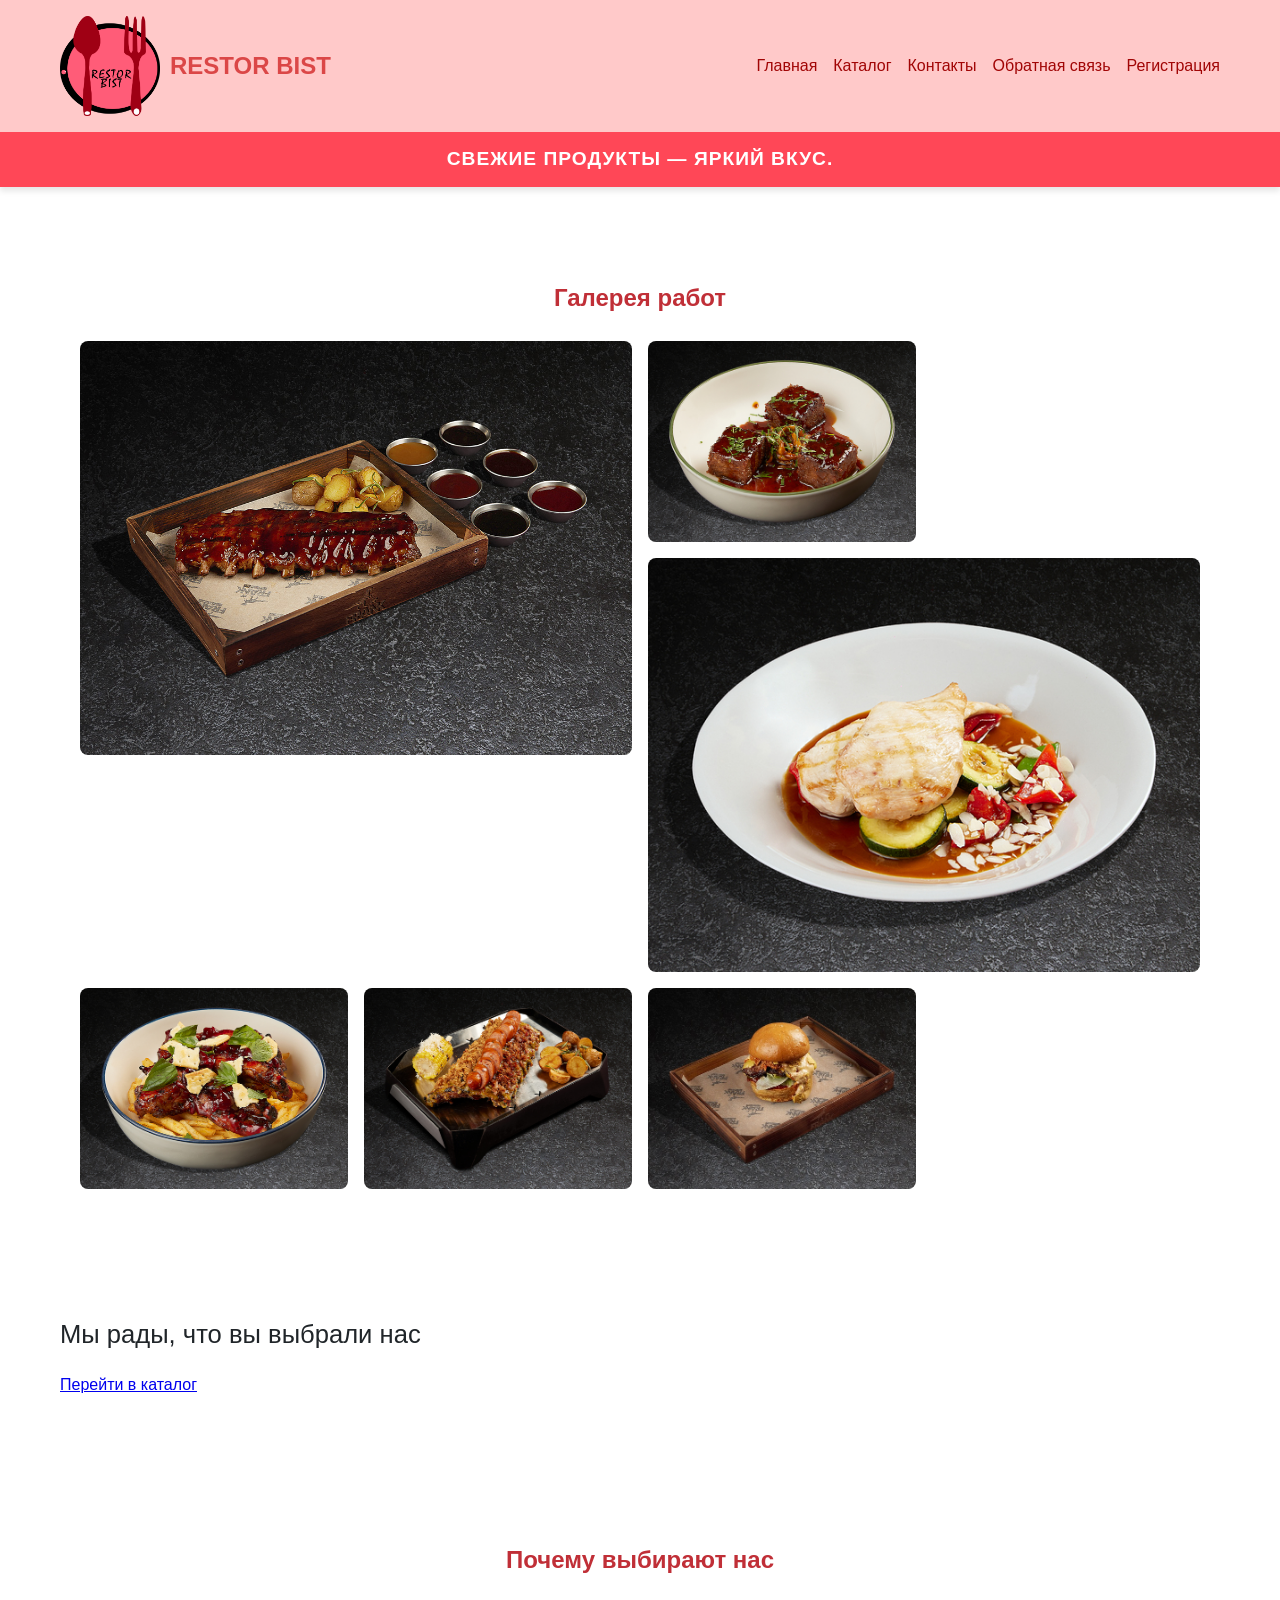
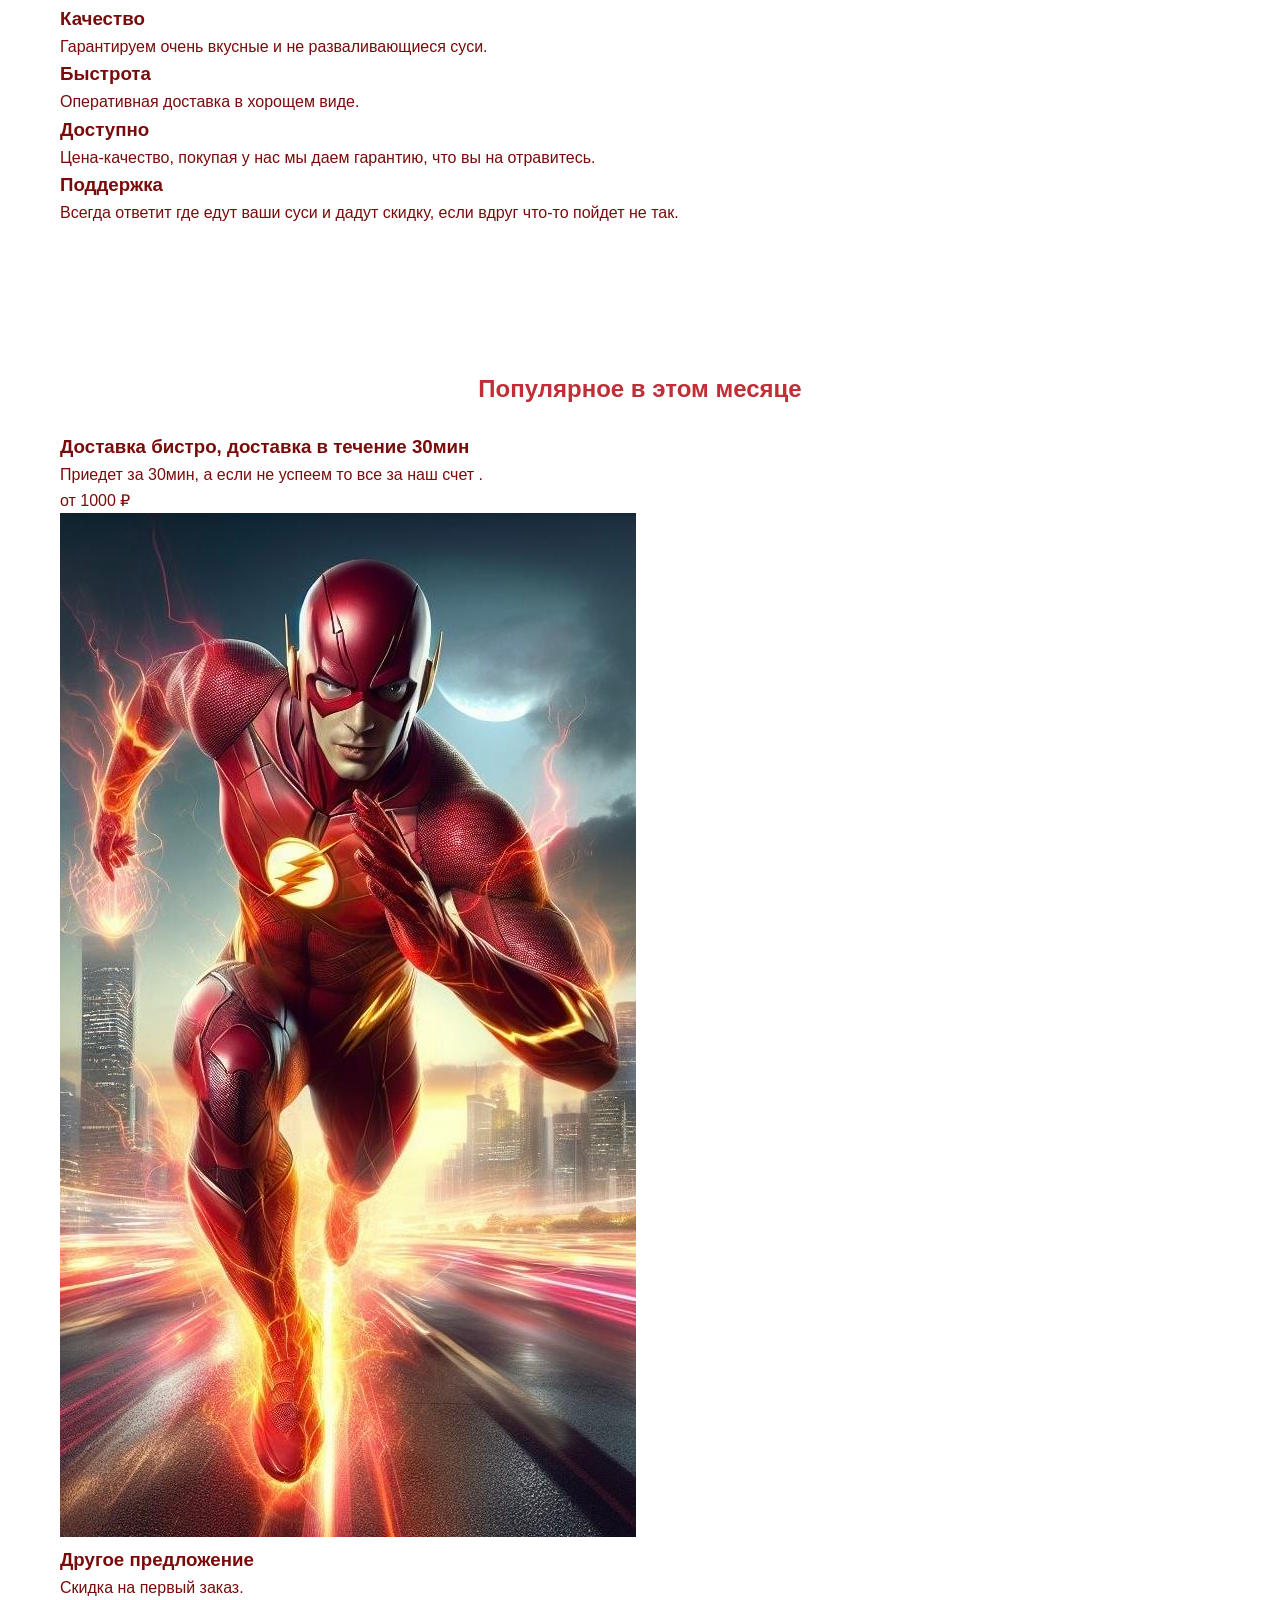
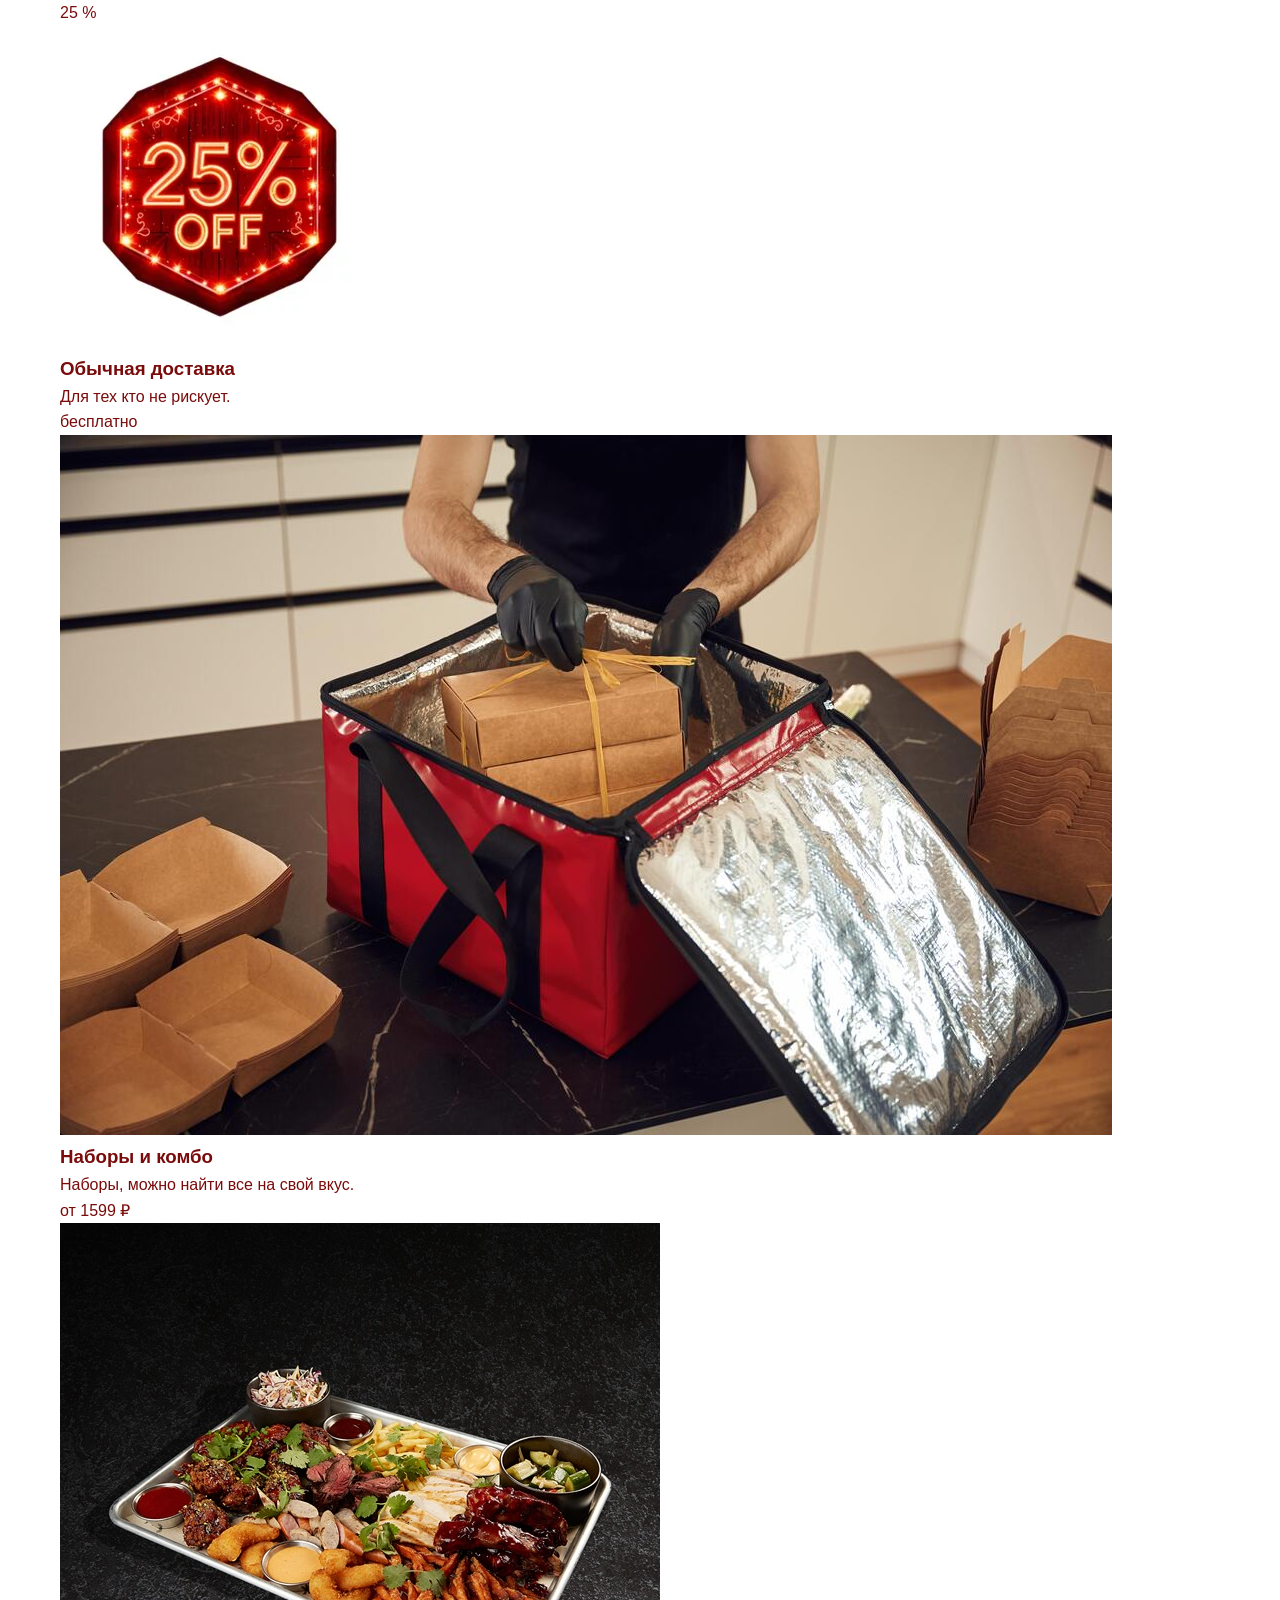
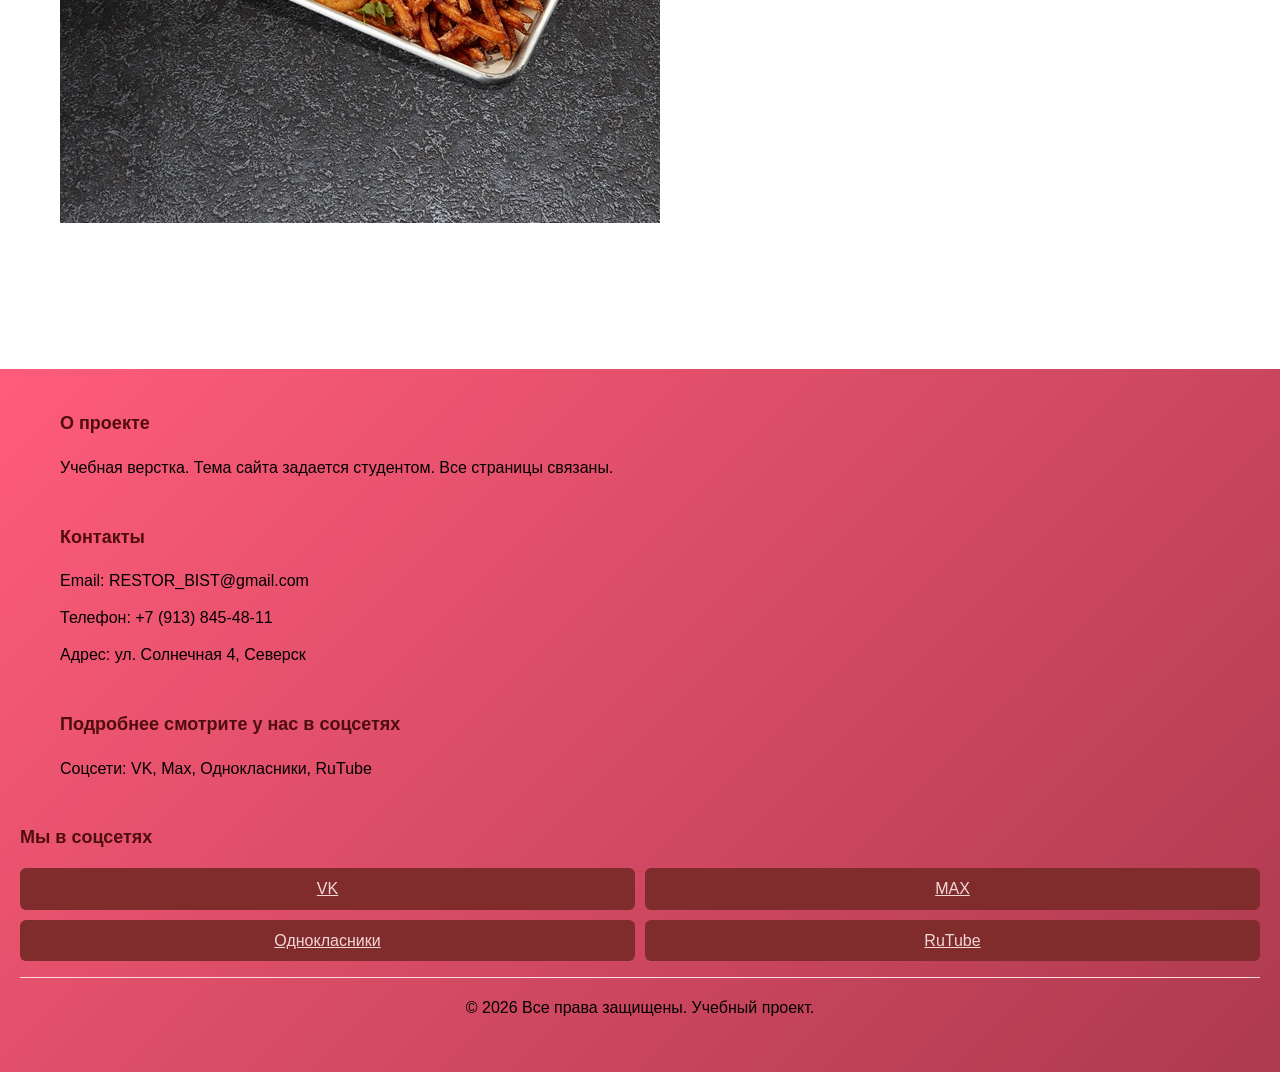
<file: index.html>
<!DOCTYPE html>
<html lang="ru">
<head>
    <meta charset="UTF-8">
    <meta name="viewport" content="width=device-width, initial-scale=1.0, viewport-fit=cover">
    <title>Главная страница</title>
    <link rel="stylesheet" href="css/style.css">
</head>
<body>
    <header>
        <div>
            <div class="logo"><img src="img/логотип цветной.png" 
                height="100px" width="100px" alt="Логотип">RESTOR BIST</div>
            <nav>
                <ul>
                    <li><a href="index.html">Главная</a></li>
                    <li><a href="catalog.html">Каталог</a></li>
                    <li><a href="contacts.html">Контакты</a></li>
                    <li><a href="feedback.html">Обратная связь</a></li>
                    <li><a href="registr.html">Регистрация</a></li>
                </ul>
            </nav>
        </div>
    </header>
    <p class="fresh-products-tag">Свежие продукты — яркий вкус.</p>
    <maln>
         <section class="gallery">
            <div class="container">
                <h2 class="section-title">Галерея работ</h2>
                <div class="gallery-grid">
                    <div class="gallery-item gallery-item-1"><img src="img/СВИНЫЕ РЁБРА БИГ.jpg"></div>
                    <div class="gallery-item gallery-item-2"><img src="img/КУБИКИ ИЗ ТОМЛЁНОЙ ГОВЯДИНЫ С СЫРОМ И ВЕШЕНКАМИ.jpg"></div>
                    <div class="gallery-item gallery-item-3"><img src="img/КУРИНАЯ ГРУДКА С ОВОЩАМИ.jpg"></div>
                    <div class="gallery-item gallery-item-4"><img src="img/Ребра с картошкой фри.jpg"></div>
                    <div class="gallery-item gallery-item-5"><img src="img/ребра в хот доге.jpg"></div>
                    <div class="gallery-item gallery-item-6"><img src="img/ЧИЛИЧИЗ СМЭШБУРГЕР С МРАМОРНОЙ ГОВЯДИНОЙ.jpg"></div>
                </div>
            </div>
        </section>
        
        <section>
            <div>
              <p class="welcome-message">Мы рады, что вы выбрали нас</p>
              <a href="catalog.html">Перейти в каталог</a>
            </div>
          </section>          

        <section>
            <div>
                <h2>Почему выбирают нас</h2>
                <div>
                    <div>
                        <div></div>
                        <h3>Качество</h3>
                        <p>Гарантируем очень вкусные и не разваливающиеся суси.</p>
                    </div>
                    <div>
                        <div></div>
                        <h3>Быстрота</h3>
                        <p>Оперативная доставка в хорощем виде.</p>
                    </div>
                    <div>
                        <div></div>
                        <h3>Доступно</h3>
                        <p>Цена-качество, покупая у нас мы даем гарантию, что вы на отравитесь.</p>
                    </div>
                    <div>
                        <div></div>
                        <h3>Поддержка</h3>
                        <p>Всегда ответит где едут ваши суси и дадут скидку, если вдруг что-то пойдет не так.</p>
                    </div>
                </div>
            </div>
        </section>

        <section>
            <div>
                <h2>Популярное в этом месяце</h2>
                <div>
                    <div>
                       
                        <div>
                            <h3>Доставка бистро, доставка в течение 30мин</h3>
                            <p>Приедет за 30мин, а если не успеем то все за наш счет .</p>
                            <div>от 1000 ₽</div> 
                            <div><img src="img/fleh.jpg" ></div>
                        </div>
                    </div>
                    <div>
                        
                        <div>
                            <h3>Другое предложение</h3>
                            <p>Скидка на первый заказ.</p>
                            <div>25 %</div>
                            <div><img src="img/25%.webp" ></div>
                        </div>
                    </div>
                    <div>
                        
                        <div>
                            <h3>Обычная доставка</h3>
                            <p>Для тех кто не рискует.</p>
                            <div>бесплатно</div>
                            <div><img src="img/доставка.jfif" ></div>
                        </div>
                    </div>
                    <div>
                        
                        <div>
                            <h3>Наборы и комбо</h3>
                            <p>Наборы, можно найти все на свой вкус.</p>
                            <div>от 1599 ₽</div>
                            <div><img src="img/БАРБЕКЮ СЕТ НА КОМПАНИЮ.JPG" ></div>
                        </div>
                    </div>
                </div>
            </div>
        </section>
    </maln>

    <footer>
        <div>
            <div>
                <h4>О проекте</h4>
                <p>Учебная верстка. Тема сайта задается студентом. Все страницы связаны.</p>
            </div>
            <div>
                <h4>Контакты</h4>
                <p>Email: RESTOR_BIST@gmail.com</p>
                <p>Телефон: +7 (913) 845-48-11</p>
                <p>Адрес: ул. Солнечная 4, Северск</p>
            </div>
            <div>
                <h4>Подробнее смотрите у нас в соцсетях</h4>
                <p>Соцсети: VK, Max, Однокласники, RuTube</p>
            </div>
        </div> 
          <div class="footer-social">
            <h4>Мы в соцсетях</h4>
            <div class="social-grid">
                <a href="#">VK</a>
                <a href="#">MAX</a>
                <a href="#">Однокласники</a>
                <a href="#">RuTube</a>
            </div>
        </div>
        <div>
            <p>&copy; 2026 Все права защищены. Учебный проект.</p>
        </div>
     
        
    </footer>
</body>
</html>
</file>
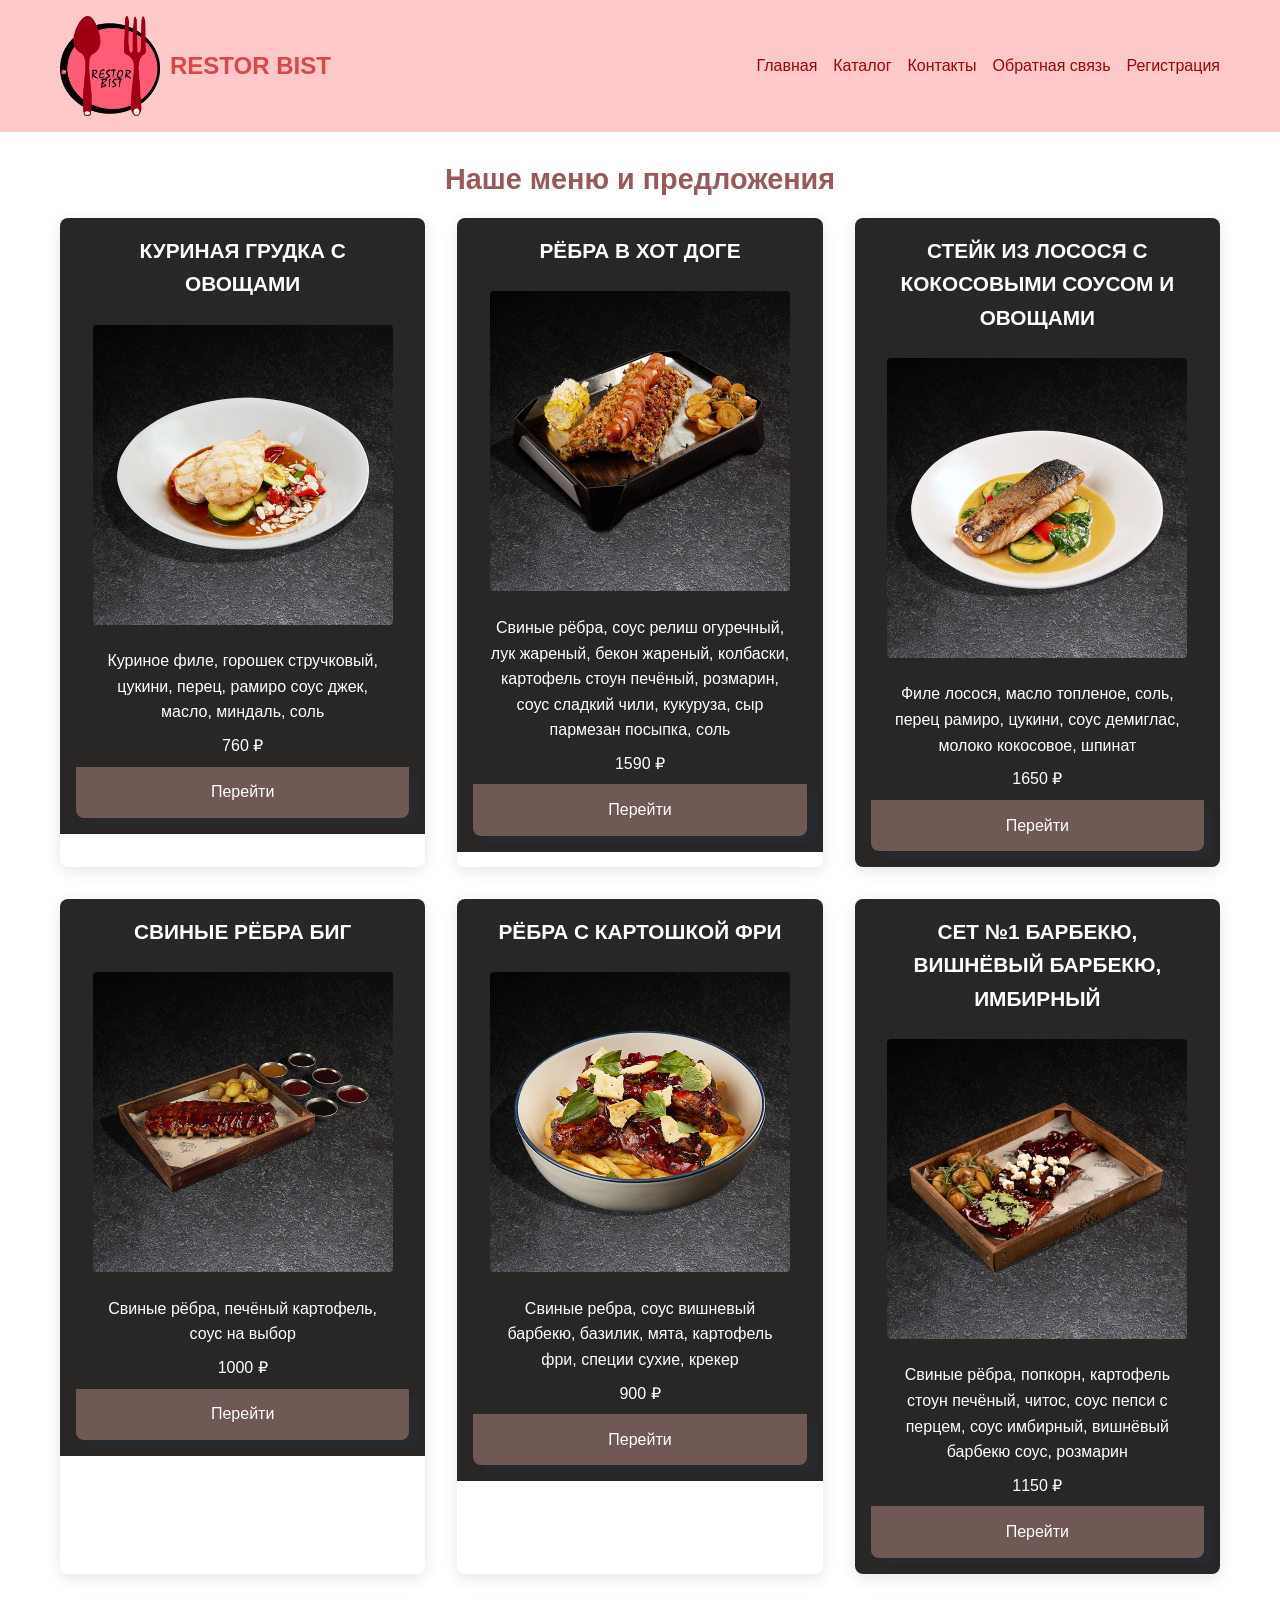
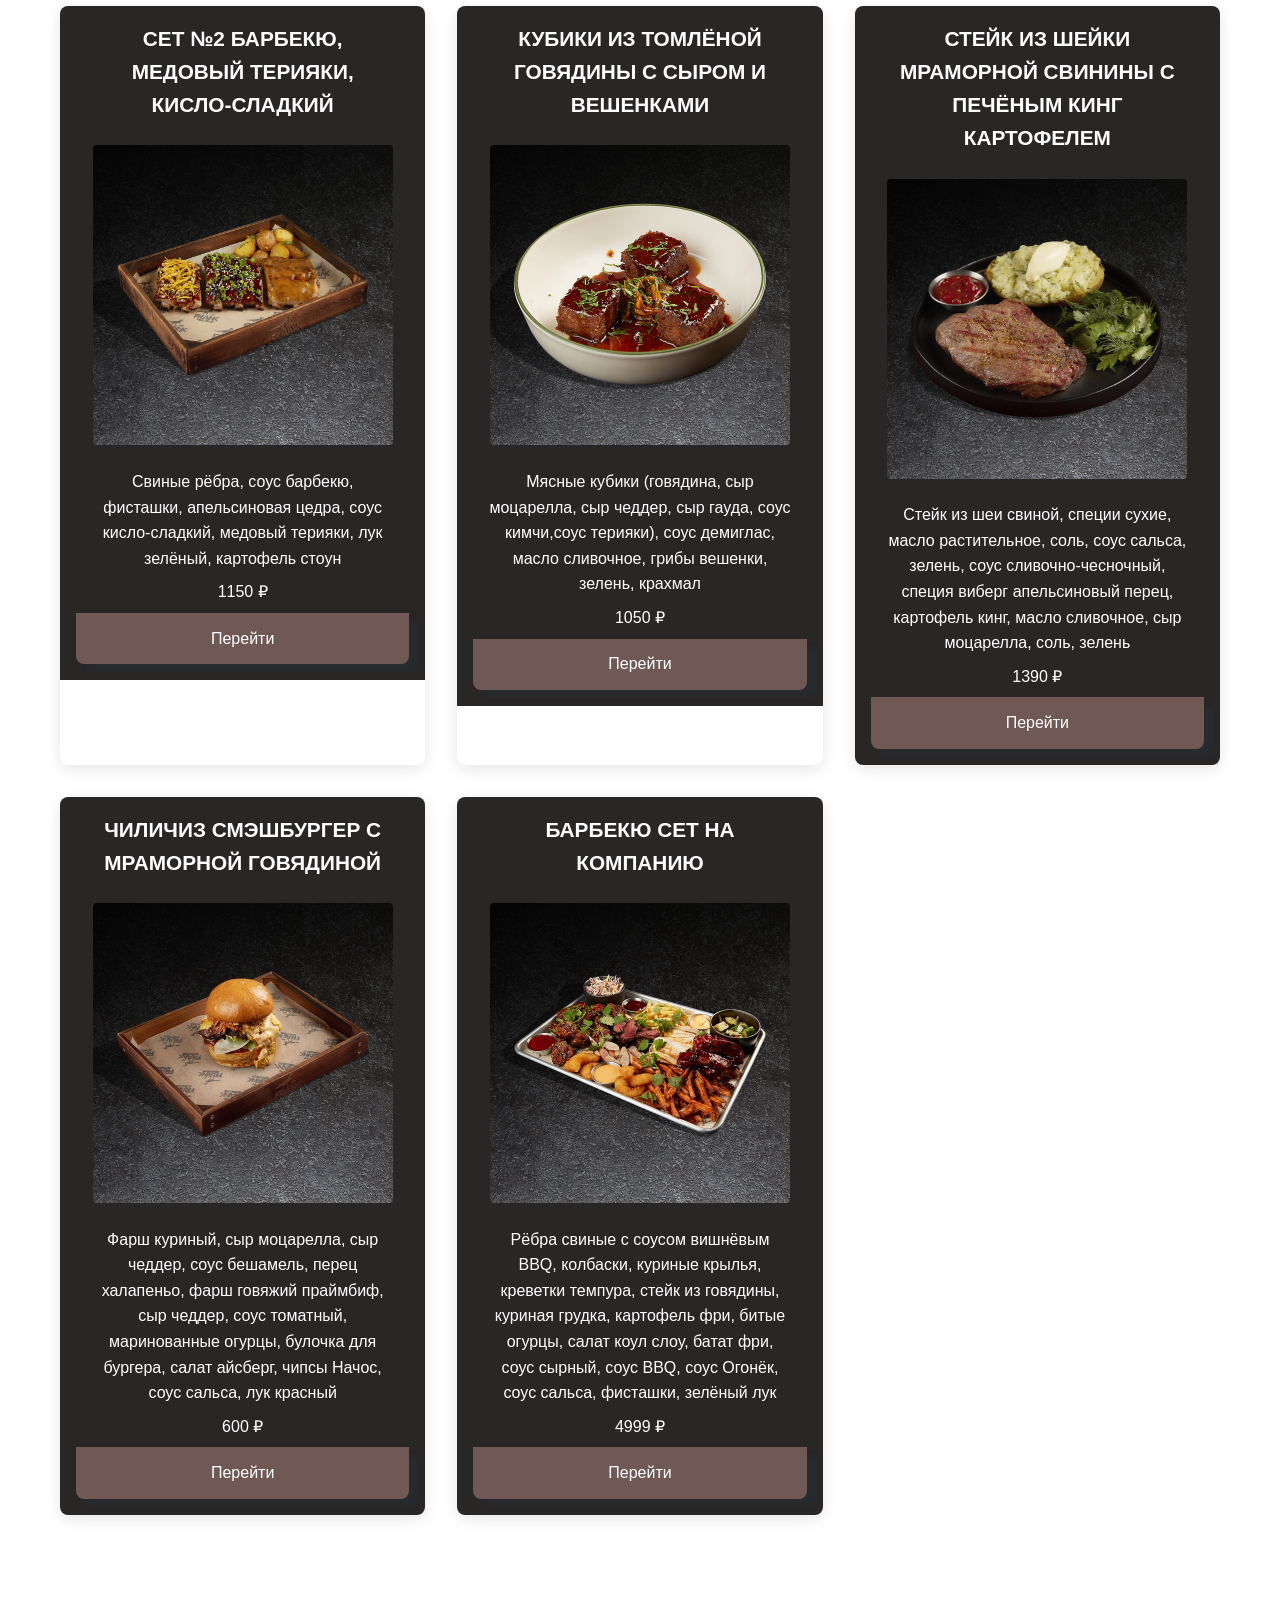
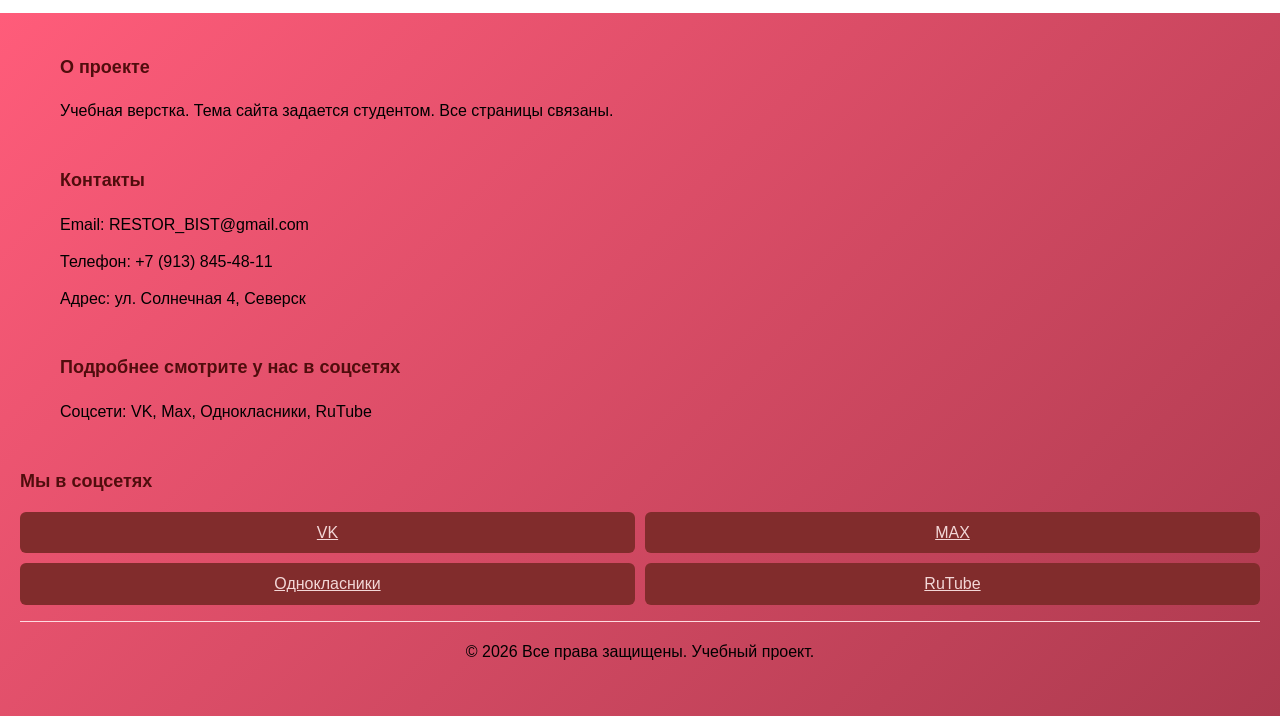
<file: catalog.html>
<!DOCTYPE html>
<html lang="ru">
<head>
    <meta charset="UTF-8">
    <meta name="viewport" content="width=device-width, initial-scale=1.0, viewport-fit=cover">
    <title>Главная страница</title>
    <link rel="stylesheet" href="css/style.css">
</head>
<body>
    <header>
        <div>
            <div class="logo"><img src="img/логотип цветной.png" 
                height="100px" width="100px" alt="Логотип">RESTOR BIST</div>
            <nav>
                <ul>
                    <li><a href="index.html">Главная</a></li>
                    <li><a href="catalog.html">Каталог</a></li>
                    <li><a href="contacts.html">Контакты</a></li>
                    <li><a href="feedback.html">Обратная связь</a></li>
                    <li><a href="registr.html">Регистрация</a></li>
                </ul>
            </nav>
        </div>
    </header>
    <h1>Наше меню и предложения</h1>
    <main>


                <div class="div2"><div class="pink-text"><p class='caps3'> КУРИНАЯ ГРУДКА С ОВОЩАМИ</p> 
        <div class="div3"><img src="img/КУРИНАЯ ГРУДКА С ОВОЩАМИ.jpg" ></div>
        <p> Куриное филе, горошек стручковый, цукини, перец, рамиро соус джек, масло, миндаль, соль</p>
        <p> 760 ₽</p>
        <a class="btn bs-danger-bg-subtle" style="box-shadow: 10px 8px 5px 0 rgba(34, 60, 80, 0.2);" href="adress.html">Перейти</a></div></div>

                <div class="div2"><div class="pink-text"><p class='caps3'> РЁБРА В ХОТ ДОГЕ</p> 
        <div class="div3"><img src="img/ребра в хот доге.jpg" width="400px" height="300px"></div>
        <p> Свиные рёбра, соус релиш огуречный, лук жареный, бекон жареный, колбаски, картофель стоун печёный, розмарин, соус сладкий чили, кукуруза, сыр пармезан посыпка, соль</p>
        <p> 1590 ₽</p>
        <a class="btn bs-danger-bg-subtle" style="box-shadow: 10px 8px 5px 0 rgba(34, 60, 80, 0.2);" href="adress.html">Перейти</a></div></div>

        <div class="div2"><div class="pink-text"><p class='caps3'> СТЕЙК ИЗ ЛОСОСЯ С КОКОСОВЫМИ СОУСОМ И ОВОЩАМИ</p> 
        <div class="div3"><img src="img/СТЕЙК ИЗ ЛОСОСЯ С КОКОСОВЫМИ СОУСОМ И ОВОЩАМИ.jpg" width="400px" height="300px"></div>
        <p> Филе лосося, масло топленое, соль, перец рамиро, цукини, соус демиглас, молоко кокосовое, шпинат</p>
        <p> 1650 ₽</p>
        <a class="btn bs-danger-bg-subtle" style="box-shadow: 10px 8px 5px 0 rgba(34, 60, 80, 0.2);" href="adress.html">Перейти</a></div></div>

                        <div class="div2"><div class="pink-text"><p class='caps3'> СВИНЫЕ РЁБРА БИГ</p> 
        <div class="div3"><img src="img/СВИНЫЕ РЁБРА БИГ.jpg" width="400px" height="300px"></div>
        <p> Свиные рёбра, печёный картофель, соус на выбор</p>
        <p> 1000 ₽</p>
        <a class="btn bs-danger-bg-subtle" style="box-shadow: 10px 8px 5px 0 rgba(34, 60, 80, 0.2);" href="adress.html">Перейти</a></div></div>
                        <div class="div2"><div class="pink-text"><p class='caps3'> РЁБРА С КАРТОШКОЙ ФРИ</p> 
        <div class="div3"><img src="img/Ребра с картошкой фри.jpg" width="400px" height="300px"></div>
        <p> Свиные ребра, соус вишневый барбекю, базилик, мята, картофель фри, специи сухие, крекер</p>
        <p> 900 ₽</p>
        <a class="btn bs-danger-bg-subtle" style="box-shadow: 10px 8px 5px 0 rgba(34, 60, 80, 0.2);" href="adress.html">Перейти</a></div></div>


                        <div class="div2"><div class="pink-text"><p class='caps3'> СЕТ №1 БАРБЕКЮ, ВИШНЁВЫЙ БАРБЕКЮ, ИМБИРНЫЙ</p> 
        <div class="div3"><img src="img/СЕТ №2 БАРБЕКЮ, ВИШНЁВЫЙ БАРБЕКЮ, ИМБИРНЫЙ.jpg" width="400px" height="300px"></div>
        <p> Свиные рёбра, попкорн, картофель стоун печёный, читос, соус пепси с перцем, соус имбирный, вишнёвый барбекю соус, розмарин</p>
        <p> 1150 ₽</p>
        <a class="btn bs-danger-bg-subtle" style="box-shadow: 10px 8px 5px 0 rgba(34, 60, 80, 0.2);" href="adress.html">Перейти</a></div></div>

                        <div class="div2"><div class="pink-text"><p class='caps3'> СЕТ №2 БАРБЕКЮ, МЕДОВЫЙ ТЕРИЯКИ, КИСЛО-СЛАДКИЙ</p> 
        <div class="div3"><img src="img/СЕТ №1 БАРБЕКЮ, МЕДОВЫЙ ТЕРИЯКИ, КИСЛО-СЛАДКИЙ.JPG" width="400px" height="300px"></div>
        <p> Свиные рёбра, соус барбекю, фисташки, апельсиновая цедра, соус кисло-сладкий, медовый терияки, лук зелёный, картофель стоун</p>
        <p> 1150 ₽</p>
        <a class="btn bs-danger-bg-subtle" style="box-shadow: 10px 8px 5px 0 rgba(34, 60, 80, 0.2);" href="adress.html">Перейти</a></div></div>
 
        <div class="div2"><div class="pink-text"><p class='caps3'> КУБИКИ ИЗ ТОМЛЁНОЙ ГОВЯДИНЫ С СЫРОМ И ВЕШЕНКАМИ</p> 
        <div class="div3"><img src="img/КУБИКИ ИЗ ТОМЛЁНОЙ ГОВЯДИНЫ С СЫРОМ И ВЕШЕНКАМИ.jpg" ></div>
        <p> Мясные кубики (говядина, сыр моцарелла, сыр чеддер, сыр гауда, соус кимчи,соус терияки), соус демиглас, масло сливочное, грибы вешенки, зелень, крахмал</p>
        <p> 1050 ₽</p>
        <a class="btn bs-danger-bg-subtle" style="box-shadow: 10px 8px 5px 0 rgba(34, 60, 80, 0.2);" href="adress.html">Перейти</a></div></div>
                        
                        <div class="div2"><div class="pink-text"><p class='caps3'> СТЕЙК ИЗ ШЕЙКИ МРАМОРНОЙ СВИНИНЫ С ПЕЧЁНЫМ КИНГ КАРТОФЕЛЕМ</p> 
        <div class="div3"><img src="img/СТЕЙК ИЗ ШЕЙКИ МРАМОРНОЙ СВИНИНЫ С ПЕЧЁНЫМ КИНГ КАРТОФЕЛЕМ.jpg" width="400px" height="300px"></div>
        <p> Стейк из шеи свиной, специи сухие, масло растительное, соль, соус сальса, зелень, соус сливочно-чесночный, специя виберг апельсиновый перец, картофель кинг, масло сливочное, сыр моцарелла, соль, зелень</p>
        <p> 1390 ₽</p>
        <a class="btn bs-danger-bg-subtle" style="box-shadow: 10px 8px 5px 0 rgba(34, 60, 80, 0.2);" href="adress.html">Перейти</a></div></div>

                        <div class="div2"><div class="pink-text"><p class='caps3'> ЧИЛИЧИЗ СМЭШБУРГЕР С МРАМОРНОЙ ГОВЯДИНОЙ</p> 
        <div class="div3"><img src="img/ЧИЛИЧИЗ СМЭШБУРГЕР С МРАМОРНОЙ ГОВЯДИНОЙ.jpg" width="400px" height="300px"></div>
        <p> Фарш куриный, сыр моцарелла, сыр чеддер, соус бешамель, перец халапеньо, фарш говяжий праймбиф, сыр чеддер, соус томатный, маринованные огурцы, булочка для бургера, салат айсберг, чипсы Начос, соус сальса, лук красный</p>
        <p> 600 ₽</p>
        <a class="btn bs-danger-bg-subtle" style="box-shadow: 10px 8px 5px 0 rgba(34, 60, 80, 0.2);" href="adress.html">Перейти</a></div></div>

                        <div class="div2"><div class="pink-text"><p class='caps3'> БАРБЕКЮ СЕТ НА КОМПАНИЮ</p> 
        <div class="div3"><img src="img/БАРБЕКЮ СЕТ НА КОМПАНИЮ.JPG" width="400px" height="300px"></div>
        <p> Рёбра свиные с соусом вишнёвым BBQ, колбаски, куриные крылья, креветки темпура, стейк из говядины, куриная грудка, картофель фри, битые огурцы, салат коул слоу, батат фри, соус сырный, соус BBQ, соус Огонёк, соус сальса, фисташки, зелёный лук</p>
        <p> 4999 ₽</p>
        <a class="btn bs-danger-bg-subtle" style="box-shadow: 10px 8px 5px 0 rgba(34, 60, 80, 0.2);" href="adress.html">Перейти</a></div></div>
    </main>

    <footer>
        <div>
            <div>
                <h4>О проекте</h4>
                <p>Учебная верстка. Тема сайта задается студентом. Все страницы связаны.</p>
            </div>
            <div>
                <h4>Контакты</h4>
                <p>Email: RESTOR_BIST@gmail.com</p>
                <p>Телефон: +7 (913) 845-48-11</p>
                <p>Адрес: ул. Солнечная 4, Северск</p>
            </div>
            <div>
                <h4>Подробнее смотрите у нас в соцсетях</h4>
                <p>Соцсети: VK, Max, Однокласники, RuTube</p>
            </div>
        </div> 
          <div class="footer-social">
            <h4>Мы в соцсетях</h4>
            <div class="social-grid">
                <a href="#">VK</a>
                <a href="#">MAX</a>
                <a href="#">Однокласники</a>
                <a href="#">RuTube</a>
            </div>
        </div>
        <div>
            <p>&copy; 2026 Все права защищены. Учебный проект.</p>
        </div>
     
        
    </footer>
</body>
</html>
</file>
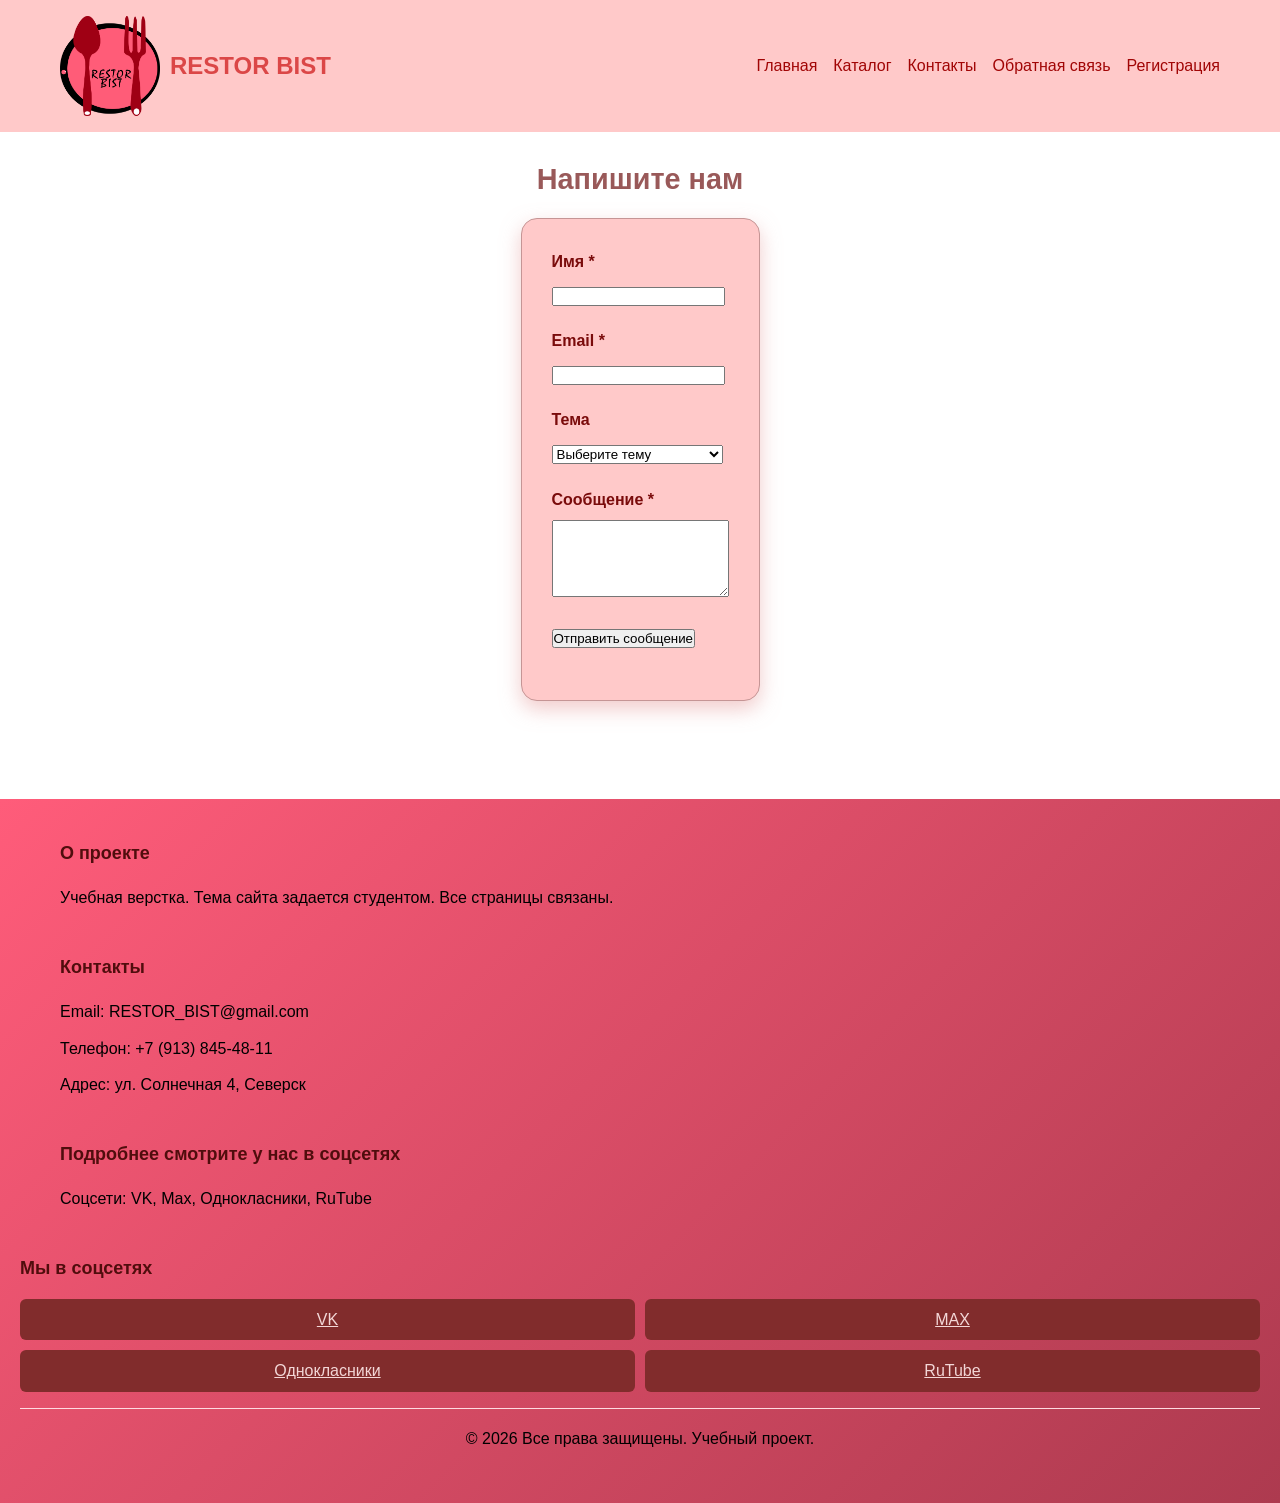
<file: feedback.html>
<!DOCTYPE html>
<html lang="ru">
<head>
    <meta charset="UTF-8">
    <meta name="viewport" content="width=device-width, initial-scale=1.0, viewport-fit=cover">
    <title>Главная страница</title>
    <link rel="stylesheet" href="css/style.css">
</head>
<body>
    <header>
        <div>
            <div class="logo"><img src="img/логотип цветной.png" 
                height="100px" width="100px" alt="Логотип">RESTOR BIST</div>
            <nav>
                <ul>
                    <li><a href="index.html">Главная</a></li>
                    <li><a href="catalog.html">Каталог</a></li>
                    <li><a href="contacts.html">Контакты</a></li>
                    <li><a href="feedback.html">Обратная связь</a></li>
                    <li><a href="registr.html">Регистрация</a></li>
                </ul>
            </nav>
        </div>
    </header>
    <h1>Напишите нам</h1>
    <main>
       <form action="#" method="post">
            <div>
                <label for="name">Имя *</label>
                <input type="text" id="name" name="name" required>
            </div>

            <div>
                <label for="email">Email *</label>
                <input type="email" id="email" name="email" required>
            </div>

            <div>
                <label for="subject">Тема</label>
                <select id="subject" name="subject">
                    <option value="">Выберите тему</option>
                    <option value="support">Техническая поддержка</option>
                    <option value="partnership">Сотрудничество</option>
                    <option value="complaint">Жалоба</option>
                    <option value="other">Другое</option>
                </select>
            </div>

            <div>
                <label for="message">Сообщение *</label>
                <textarea id="message" name="message" rows="5" required></textarea>
            </div>

            <div>
                <button type="submit">Отправить сообщение</button>
            </div>
        </form>
    </div>
    </main>


    <footer>
        <div>
            <div>
                <h4>О проекте</h4>
                <p>Учебная верстка. Тема сайта задается студентом. Все страницы связаны.</p>
            </div>
            <div>
                <h4>Контакты</h4>
                <p>Email: RESTOR_BIST@gmail.com</p>
                <p>Телефон: +7 (913) 845-48-11</p>
                <p>Адрес: ул. Солнечная 4, Северск</p>
            </div>
            <div>
                <h4>Подробнее смотрите у нас в соцсетях</h4>
                <p>Соцсети: VK, Max, Однокласники, RuTube</p>
            </div>
        </div> 
          <div class="footer-social">
            <h4>Мы в соцсетях</h4>
            <div class="social-grid">
                <a href="#">VK</a>
                <a href="#">MAX</a>
                <a href="#">Однокласники</a>
                <a href="#">RuTube</a>
            </div>
        </div>
        <div>
            <p>&copy; 2026 Все права защищены. Учебный проект.</p>
        </div>
     
        
    </footer>
</body>
</html>
</file>
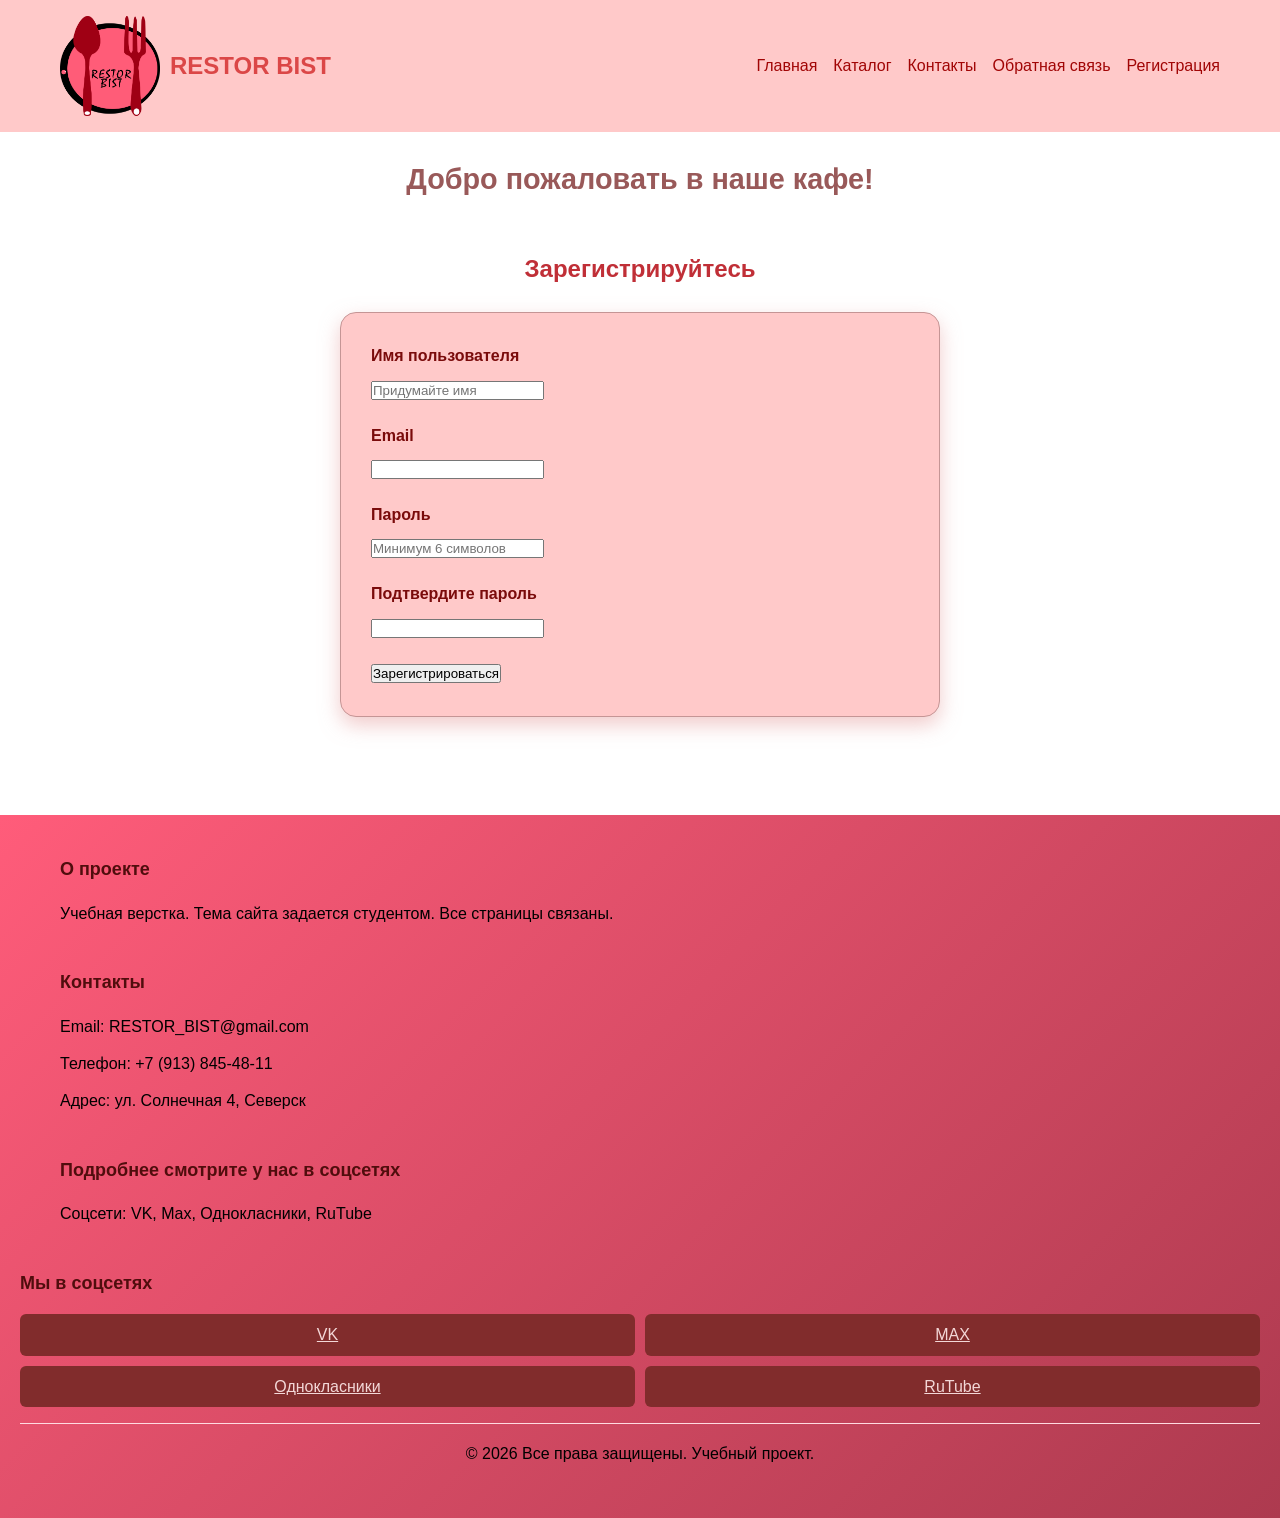
<file: registr.html>
<!DOCTYPE html>
<html lang="ru">
<head>
    <meta charset="UTF-8">
    <meta name="viewport" content="width=device-width, initial-scale=1.0, viewport-fit=cover">
    <title>Главная страница</title>
    <link rel="stylesheet" href="css/style.css">
</head>
<body>
    <header>
        <div>
            <div class="logo"><img src="img/логотип цветной.png" 
                height="100px" width="100px" alt="Логотип">RESTOR BIST</div>
            <nav>
                <ul>
                    <li><a href="index.html">Главная</a></li>
                    <li><a href="catalog.html">Каталог</a></li>
                    <li><a href="contacts.html">Контакты</a></li>
                    <li><a href="feedback.html">Обратная связь</a></li>
                    <li><a href="registr.html">Регистрация</a></li>
                </ul>
            </nav>
        </div>
    </header>
    <h1>Добро пожаловать в наше кафе!</h1>
    <maln>
        <div class="register-container">
            <h2>Зарегистрируйтесь</h2>
            <form action="/register" method="POST">
              <div class="form-group">
                <label for="username">Имя пользователя</label>
                <input type="text" id="username" name="username" required placeholder="Придумайте имя" />
              </div>
      
              <div class="form-group">
                <label for="email">Email</label>
                <input type="email" id="email" name="email" required  />
              </div>
      
              <div class="form-group">
                <label for="password">Пароль</label>
                <input type="password" id="password" name="password" required minlength="6" placeholder="Минимум 6 символов" />
              </div>
      
              <div class="form-group">
                <label for="confirm-password">Подтвердите пароль</label>
                <input type="password" id="confirm-password" name="confirm_password" required minlength="6" />
              </div>
      
              <button type="submit" class="submit-btn">Зарегистрироваться</button>
            </form>
          </div>
    </maln>

    <footer>
        <div>
            <div>
                <h4>О проекте</h4>
                <p>Учебная верстка. Тема сайта задается студентом. Все страницы связаны.</p>
            </div>
            <div>
                <h4>Контакты</h4>
                <p>Email: RESTOR_BIST@gmail.com</p>
                <p>Телефон: +7 (913) 845-48-11</p>
                <p>Адрес: ул. Солнечная 4, Северск</p>
            </div>
            <div>
                <h4>Подробнее смотрите у нас в соцсетях</h4>
                <p>Соцсети: VK, Max, Однокласники, RuTube</p>
            </div>
        </div> 
          <div class="footer-social">
            <h4>Мы в соцсетях</h4>
            <div class="social-grid">
                <a href="#">VK</a>
                <a href="#">MAX</a>
                <a href="#">Однокласники</a>
                <a href="#">RuTube</a>
            </div>
        </div>
        <div>
            <p>&copy; 2026 Все права защищены. Учебный проект.</p>
        </div>
     
        
    </footer>
</body>
</html>
</file>
<file: css/style.css>
* {
  margin: 0;
  padding: 0;
  box-sizing: border-box;
}

body {
  font-family: 'Arial', sans-serif;
  line-height: 1.6;
  color: #7a0b0b;
  background-color: #fff;
}

header {
  background-color: #ffc9c9;
  color: rgb(219, 71, 71);
  padding: 1rem 0;
}

header > div {
  display: flex;
  justify-content: space-between;
  align-items: center;
  max-width: 1200px;
  margin: 0 auto;
  padding: 0 20px;
}

.container {
    max-width: 1200px;
    margin: 0 auto;  
    padding: 0 20px;  
}

.product-card {
    background-color: #ffffff;
    border: 1px solid #e0e0e0;
    border-radius: 12px;
    padding: 20px;
    margin-bottom: 25px;
    text-align: center;
    transition: transform 0.2s, box-shadow 0.2s;
}



.logo {
  display: flex;
  align-items: center;
  font-size: 1.5rem;
  font-weight: bold;
  gap: 10px;
}

nav ul {
  list-style: none;
  display: flex;
  gap: 2rem;
}

nav a {
  color: rgb(161, 5, 5);
  text-decoration: none;
  font-weight: 500;
  transition: color 0.3s ease;
}

nav a:hover {
  color: #ac9497;
}

/* Заголовок страницы */
h1 {
  text-align: center;
  margin: 2rem 0 1.5rem;
  color: #995959;
  font-size: 2.2rem;
}

/* Основной контент */
main {
  max-width: 1200px;
  margin: 0 auto;
  padding: 0 20px 3rem;
  display: grid;
  grid-template-columns: repeat(auto-fit, minmax(300px, 1fr));
  gap: 2rem;
}


maln {
  max-width: 1200px;
  margin: 0 auto;
  padding: 0 20px 3rem;
  display: grid;
  grid-template-columns: 1fr;
  gap: 2rem;
}

/* Карточки товаров */
.div2 {
  background: rgb(255, 255, 255);
  border-radius: 8px;
  overflow: hidden;
  box-shadow: 0 4px 15px rgba(0, 0, 0, 0.1);
  transition: transform 0.3s ease, box-shadow 0.3s ease;
}

.div2:hover {
  transform: translateY(-5px);
  box-shadow: 0 8px 25px rgba(0, 0, 0, 0.15);
}

.pink-text {
  background-color: #292626;
  color: white;
  padding: 1rem;
  text-align: center;
}

.caps3 {
  font-size: 1.3rem;
  font-weight: bold;
  margin: 0;
}

.div3 {
  text-align: center;
  padding: 1rem;
}

.div3 img {
  width: 300px;
  height: 300px;
  border-radius: 4px;

}

.div2 p {
  padding: 0 1rem 0.5rem;
  text-align: center;
}

.div2 a {
  display: block;
  text-align: center;
  padding: 0.8rem 1rem;
  color: white;
  text-decoration: none;
  background-color: #705855;
  border-bottom-left-radius: 8px;
  border-bottom-right-radius: 8px;
}

form {
    background-color: #ffc9c9;
    padding: 30px;
    border-radius: 16px;
    max-width: 600px;
    margin: 0 auto;
    box-shadow: 0 8px 20px rgba(235, 179, 179, 0.678);
    border: 1px solid #c59595;
}

form div {
    margin-bottom: 20px;
}

label {
    display: block;
    font-weight: 600;
    margin-bottom: 8px;
}


/* Подвал (footer) */
footer {
  background-color: #e9979e;
  color: rgb(0, 0, 0);
  padding: 2rem 0 1rem;
  background: linear-gradient(135deg, #ff5c7a 0%, #ad3a4f  100%);
  padding: 40px 20px 25px;
  margin-top: 50px;

}

footer > div:first-of-type {
  display: flex;
  flex-wrap: wrap;
  gap: 3rem;
  max-width: 1200px;
  margin: 0 auto 2rem;
  padding: 0 20px;
  justify-content: space-between;
}

.footer-col {
  flex: 1;
  min-width: 180px;
}

footer h4 {
  margin-bottom: 1rem;
  color: #500d0d;
  font-size: 18px;
}

footer p {
  margin-bottom: 0.5rem;
  text-decoration: none;
  line-height: 1.8;

}

footer > div:last-of-type {
  text-align: center;
  padding: 1rem 20px;
  border-top: 1px solid #ffdae1;
  margin-top: 1rem;
}
.copyright {
  text-align: center;
  padding-top: 30px;
  margin-top: 20px;
  border-top: 1px solid #ff5c7a;
  font-size: 14px;
  color: #95a5a6;
}


/* Адаптивность */
@media (max-width: 768px) {
    .page-layout {
        grid-template-areas:
            "hero"
            "features"
            "popular"
            "sidebar"
            "gallery";
        grid-template-columns: 1fr;
    }
}

  
  nav ul {
    gap: 1rem;
  }
  
  h1 {
    font-size: 1.8rem;
    margin: 1.5rem 0 1rem;
  }
  
  footer > div:first-of-type {
    flex-direction: column;
    gap: 2rem;
  }

section {
    margin-top: 40px;
    margin-bottom: 40px;
}

.hero {
    background: linear-gradient(135deg, rgba(79, 12, 105, 0.61) 0%, rgba(11, 21, 167, 0.3) 100%), url('https://via.placeholder.com/1920x600?text=Hero+Background');
    background-size: cover;
    background-position: center;
    padding: 80px 0;
    text-align: center;
    color: rgb(179, 170, 170);
}

.hero h1, .hero p {
    color: white;
}

.hero .btn {
    background-color: #e67e22;
}

.hero .btn:hover {
    background-color: #d35400;
}
.features-grid {
  display: flex;
  justify-content: center;
  flex-wrap: wrap;
  gap: 30px;
}

.feature-card {
  flex: 1;
  min-width: 200px;
  max-width: 280px;
  background-color: #ff5c7a;
  padding: 25px 20px;
  border-radius: 12px;
  text-align: center;
  transition: box-shadow 0.2s;
}

.feature-card:hover {
  box-shadow: 0 8px 20px rgba(0, 0, 0, 0.1);
}
.contacts-info {
  display: flex;
  flex-wrap: wrap;
  justify-content: space-between;
  gap: 20px;
  background-color: #f9f9f9;
  padding: 25px;
  border-radius: 12px;
  margin-bottom: 30px;
}

.contacts-info > div {
  flex: 1;
  min-width: 150px;
}
.product-card {
  display: flex;
  flex-direction: column;
  height: 100%;
}

.product-card .card-content {
  flex: 1;
  display: flex;
  flex-direction: column;
}

.product-card .price {
  margin-top: auto;
}


/* Сетка каталога на Grid */
.cards-grid {
  display: grid;
  grid-template-columns: repeat(auto-fill, minmax(280px, 1fr));
  gap: 30px;
}

/* Убираем старые свойства, которые могли быть у .product-card для Flexbox */
.product-card {
  display: flex;
  flex-direction: column;
  background-color: #ffffff;
  border: 1px solid #e0e0e0;
  border-radius: 12px;
  overflow: hidden;
  transition: box-shadow 0.2s;
}

.product-card:hover {
  box-shadow: 0 8px 20px rgba(0, 0, 0, 0.1);
}

/* Чтобы кнопка была внизу */
.product-card .card-content {
  flex: 1;
  display: flex;
  flex-direction: column;
  padding: 15px;
}

.product-card .price {
  margin-top: auto;
}

.card-img {
  height: 180px;
  background-color: #e0e0e0;
  display: flex;
  align-items: center;
  justify-content: center;
  font-size: 48px;
}
/* Галерея — сложная сетка с разными размерами */
.gallery-grid {
  display: grid;
  grid-template-columns: repeat(auto-fit, minmax(250px, 1fr));
  gap: 1rem; 
}

.gallery-item {

  aspect-ratio: 4 / 3;
  overflow: hidden; 
  border-radius: 8px; 
}

.gallery-item img {
  width: 100%;
  height: 100%;
  object-fit: cover; 
  display: block; 
}

.gallery-item-1 {
  grid-column: span 2;
  grid-row: span 2;
  background-color: #ee2e2e;
}

.gallery-item-3 {
  grid-column: span 2;
  background-color: #b15959;
}

.gallery-item-5 {
  grid-row: span 2;
  background-color: #c06223;
}
.social-grid {
  display: grid;
  grid-template-columns: repeat(2, 1fr);
  gap: 10px;
  margin-top: 10px;
}

.social-grid a {
  background-color: #812c2c;
  color: #f3d7d7;
  padding: 8px 12px;
  text-align: center;
  border-radius: 6px;
  transition: background-color 0.2s;
}

.social-grid a:hover {
  background-color: #e08c8c;
  color: #4ce7ec;
}

.fresh-products-tag {
  display: block;
  width: 100%;
  padding: 12px 0;
  background-color: #ff4757;
  color: #ffffff;
  font-family: 'Arial', sans-serif;
  font-size: 1.2rem;
  font-weight: 700;
  text-align: center;
  letter-spacing: 1px;
  margin: 0 0 20px 0;
  box-shadow: 0 4px 6px rgba(0, 0, 0, 0.1);
  text-transform: uppercase;
}
.welcome-message {
  font-size: 1.6rem;
  color: #202529;
  font-weight: 500;
  line-height: 1.35;
  margin: 0 0 20px 0;
  text-align: left;
}

h2 {
  text-align: center;
  margin: 2rem 0 1.5rem;
  color: #c02f37;
  font-size: 1.5 rem;
}
</file>
